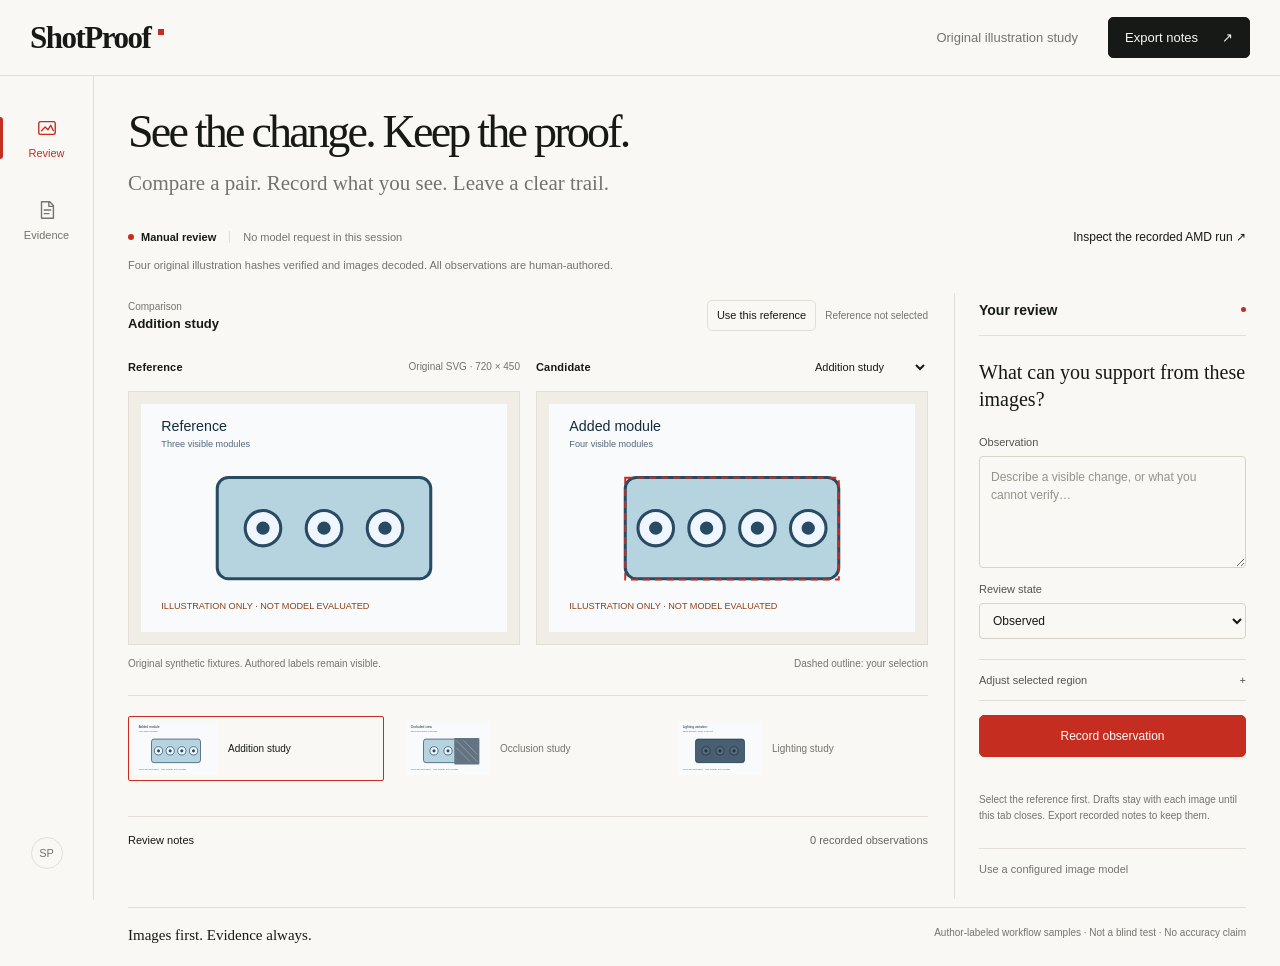
<file: index.html>
<!doctype html>
<html lang="en"><head><meta charset="utf-8"><meta name="viewport" content="width=device-width,initial-scale=1"><title>ShotProof · Image review</title><link rel="stylesheet" href="style.css"></head>
<body class="studio manual-studio">
<header class="topbar"><a class="wordmark" href="index.html">ShotProof<span class="proof-mark" aria-hidden="true"></span></a><span class="top-context">Original illustration study</span><button class="top-export" id="export">Export notes <span aria-hidden="true">↗</span></button></header>
<nav class="rail" aria-label="Workspace"><a href="index.html" class="active" aria-current="page"><svg viewBox="0 0 24 24" aria-hidden="true"><rect x="3" y="5" width="18" height="14" rx="2"/><path d="m6 15 4-4 3 3 3-5 3 6"/></svg><span>Review</span></a><a href="docs/evidence.html"><svg viewBox="0 0 24 24" aria-hidden="true"><path d="M6 3h9l4 4v14H6zM14 3v5h5M9 12h7M9 16h5"/></svg><span>Evidence</span></a><span class="rail-bottom">SP</span></nav>
<main class="studio-main">
<div class="intro"><h1>See the change. Keep the proof.</h1><p>Compare a pair. Record what you see. Leave a clear trail.</p></div>
<div class="mode-line"><span class="mode-pill"><span class="status-dot"></span>Manual review</span><span class="badge">No model request in this session</span><a href="docs/evidence.html">Inspect the recorded AMD run <span aria-hidden="true">↗</span></a></div>
<p id="startup" class="integrity-line" role="status">Checking original illustration hashes…</p>
<fieldset id="controls" class="workspace" disabled>
<div class="visual-workspace">
<div class="pair-toolbar"><div><span class="tiny-label">Comparison</span><span id="case-label">Addition study</span></div><div class="selection-tools"><button id="approve" class="quiet-button">Use this reference</button><span id="approval" role="status">Reference not selected</span></div></div>
<div class="mobile-image-tabs" role="group" aria-label="Image view"><button type="button" data-image="reference" aria-pressed="false">Reference</button><button type="button" data-image="candidate" aria-pressed="true">Candidate</button></div><section class="image-pair" aria-label="Image comparison">
<figure><figcaption><strong>Reference</strong><span>Original SVG · 720 × 450</span></figcaption><div class="image-surface"><img id="reference" alt="Original synthetic reference illustration"></div></figure>
<figure><figcaption><strong>Candidate</strong><label class="sr-only" for="case">Candidate illustration</label><select id="case"><option value="addition">Addition study</option><option value="occlusion">Occlusion study</option><option value="lighting">Lighting study</option></select></figcaption><div class="image-surface image-wrap"><img id="candidate" alt="Selected original synthetic candidate illustration"><svg id="overlay" viewBox="0 0 720 450" aria-label="Manually selected evidence region"><rect id="region" x="150" y="145" width="420" height="200"/></svg></div></figure>
</section>
<div class="image-caption"><span>Original synthetic fixtures. Authored labels remain visible.</span><span>Dashed outline: your selection</span></div>
<div class="case-strip" id="case-strip" aria-label="Choose an original candidate"></div>

</div>
<aside class="review-inspector" aria-labelledby="review-heading">
<div class="inspector-heading"><h2 id="review-heading">Your review</h2><span class="small-dot" aria-hidden="true"></span></div>
<p class="inspector-intro">What can you support from these images?</p>
<label for="note">Observation</label><textarea id="note" rows="4" maxlength="2000" placeholder="Describe a visible change, or what you cannot verify…"></textarea>
<label for="status">Review state</label><select id="status"><option value="observed">Observed</option><option value="uncertain">Uncertain / follow up</option></select>
<details class="region-editor"><summary>Adjust selected region <span aria-hidden="true">+</span></summary><div class="coordinates"><label>X<input id="x" type="number" min="0" max="719" value="150"></label><label>Y<input id="y" type="number" min="0" max="449" value="145"></label><label>Width<input id="w" type="number" min="1" max="720" value="420"></label><label>Height<input id="h" type="number" min="1" max="450" value="200"></label></div><p id="region-status" role="status"></p></details>
<button id="record" class="primary-button">Record observation</button><p id="feedback" class="feedback" role="status" aria-live="polite"></p>
<p class="fine-print">Select the reference first. Drafts stay with each image until this tab closes. Export recorded notes to keep them.</p>
<details class="live-tools"><summary>Use a configured image model</summary><p class="fine-print">The demonstrated AMD session has been stopped. A separately configured, authorized backend is required for a new request. Local review never substitutes a recorded result.</p><button id="ai-compare" class="secondary-button">Request image comparison</button><p id="ai-status" role="status" aria-live="polite">No model request has run in this session.</p><label for="ai-review-note">Reason for reviewing a model finding</label><textarea id="ai-review-note" maxlength="2000" placeholder="Explain your decision against both images."></textarea><label for="review-author">Reviewer identity</label><select id="review-author"><option value="human">Human reviewer</option><option value="agent_demo">Agent demonstration (no human approval)</option></select><div id="ai-results"></div><button id="ai-export" class="secondary-button">Export actual request records</button></details>
</aside><div class="evidence-secondary"><details class="evidence-drawer"><summary><span>Review notes</span><span id="count">0 recorded observations</span></summary><div id="summary" aria-live="polite"></div><p id="export-status" role="status"></p><p class="fine-print">Notes are copied verbatim into JSON. They do not alter model output or approve a delivery.</p></details></div></fieldset>
<footer class="studio-footer"><span>Images first. Evidence always.</span><span>Author-labeled workflow samples · Not a blind test · No accuracy claim</span></footer>
</main><script src="assets-data.js"></script><script src="core.js"></script><script src="app.js"></script><script src="inference.js"></script><script src="workbench.js"></script><script src="studio-ui.js"></script></body></html>
</file>
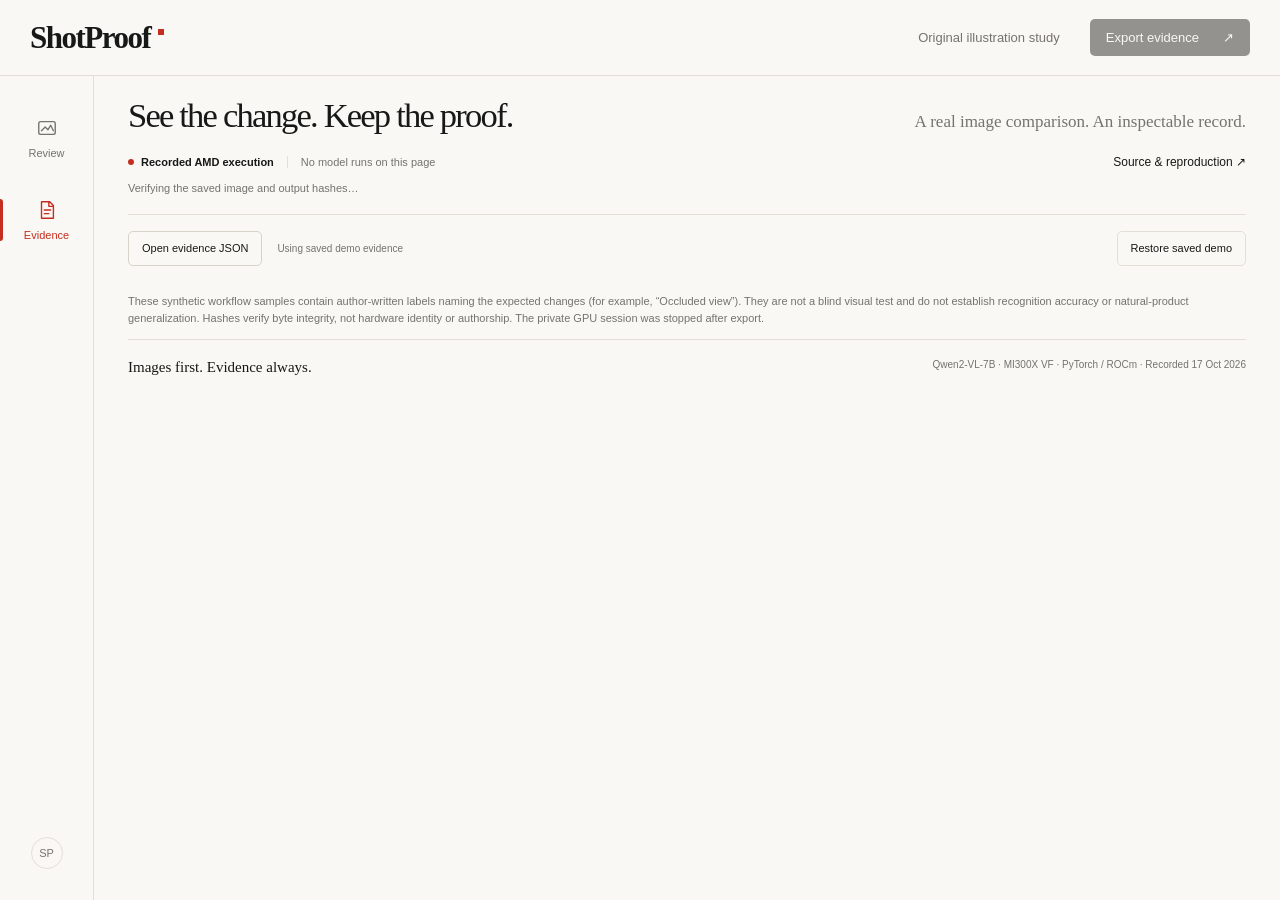
<file: docs/index.html>
<!doctype html><html lang="en"><meta charset="utf-8"><meta name="viewport" content="width=device-width,initial-scale=1"><meta http-equiv="refresh" content="0;url=evidence.html"><title>ShotProof recorded AMD evidence</title><a href="evidence.html">Open the recorded AMD evidence viewer</a></html>
</file>
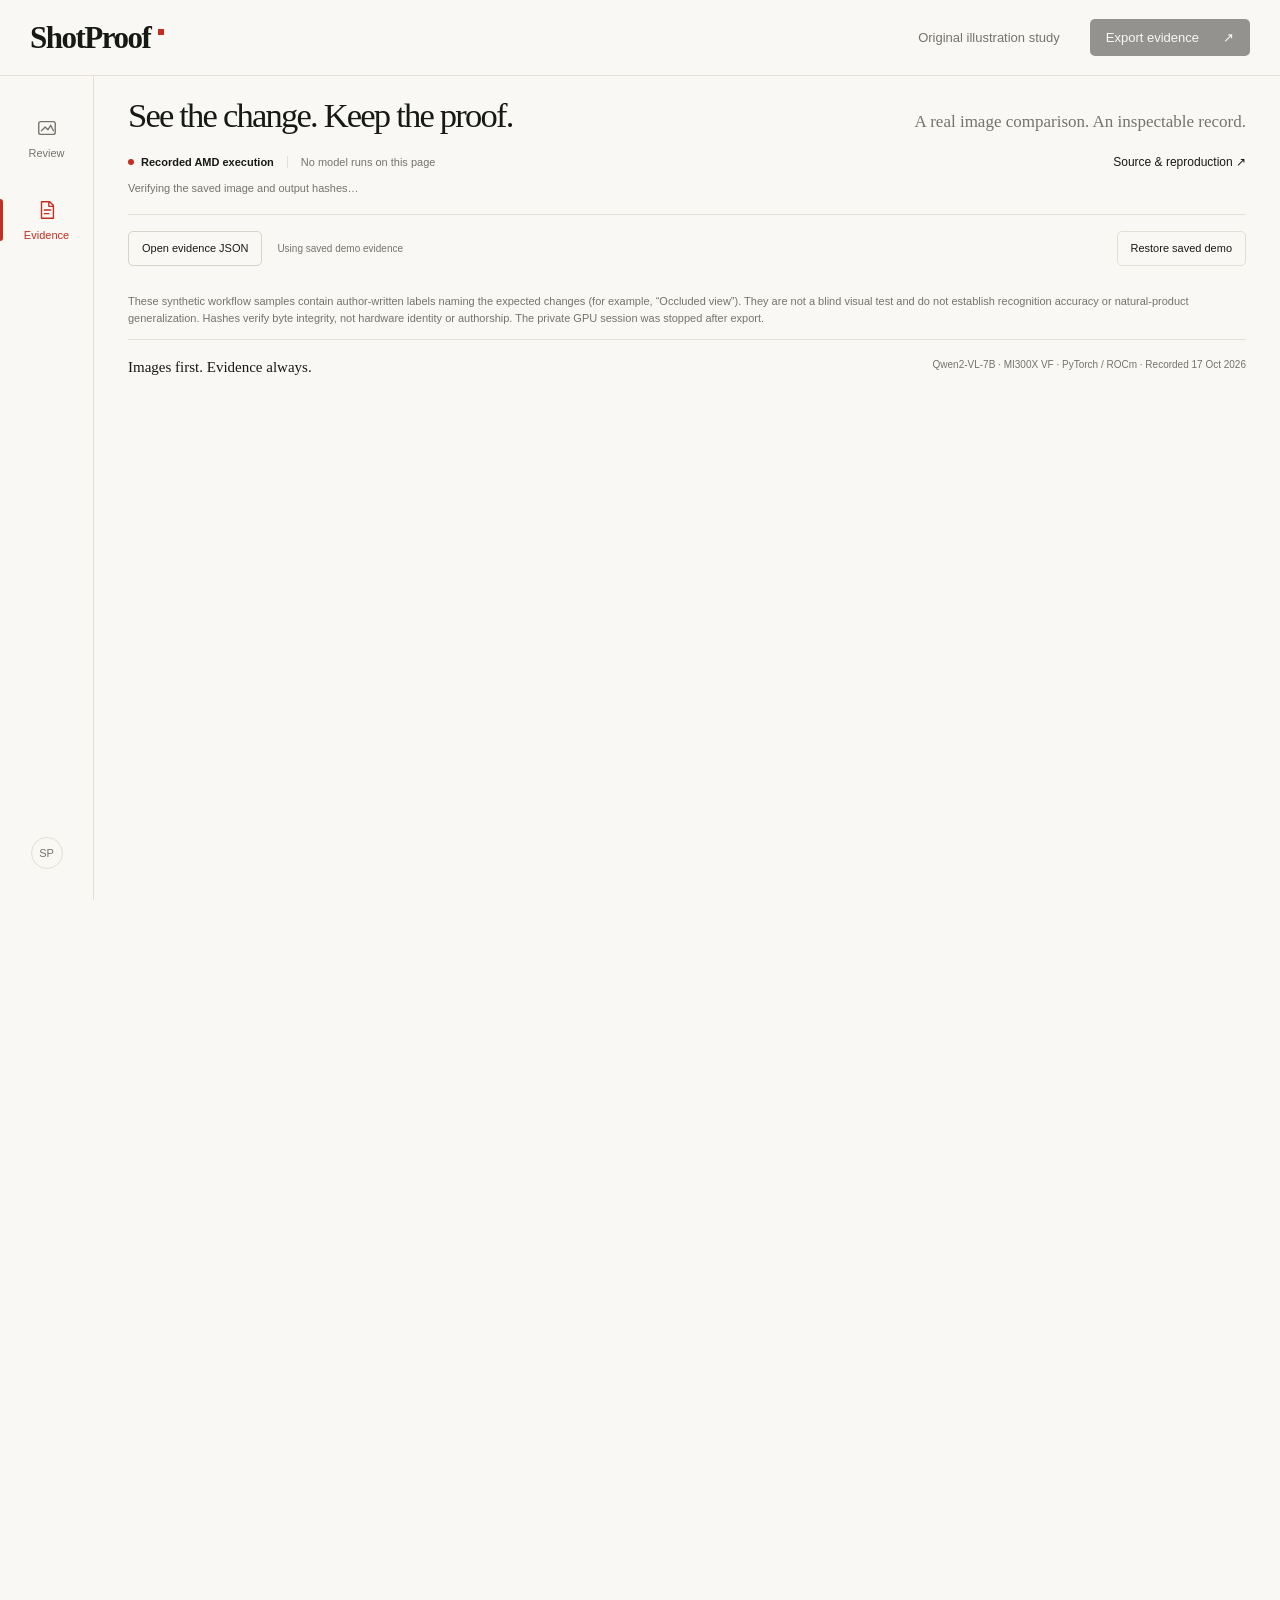
<file: evidence.html>
<!doctype html><html lang="en"><meta charset="utf-8"><meta name="viewport" content="width=device-width,initial-scale=1"><meta http-equiv="refresh" content="0;url=docs/evidence.html"><title>ShotProof recorded evidence</title><a href="docs/evidence.html">Open the recorded evidence workspace</a></html>
</file>
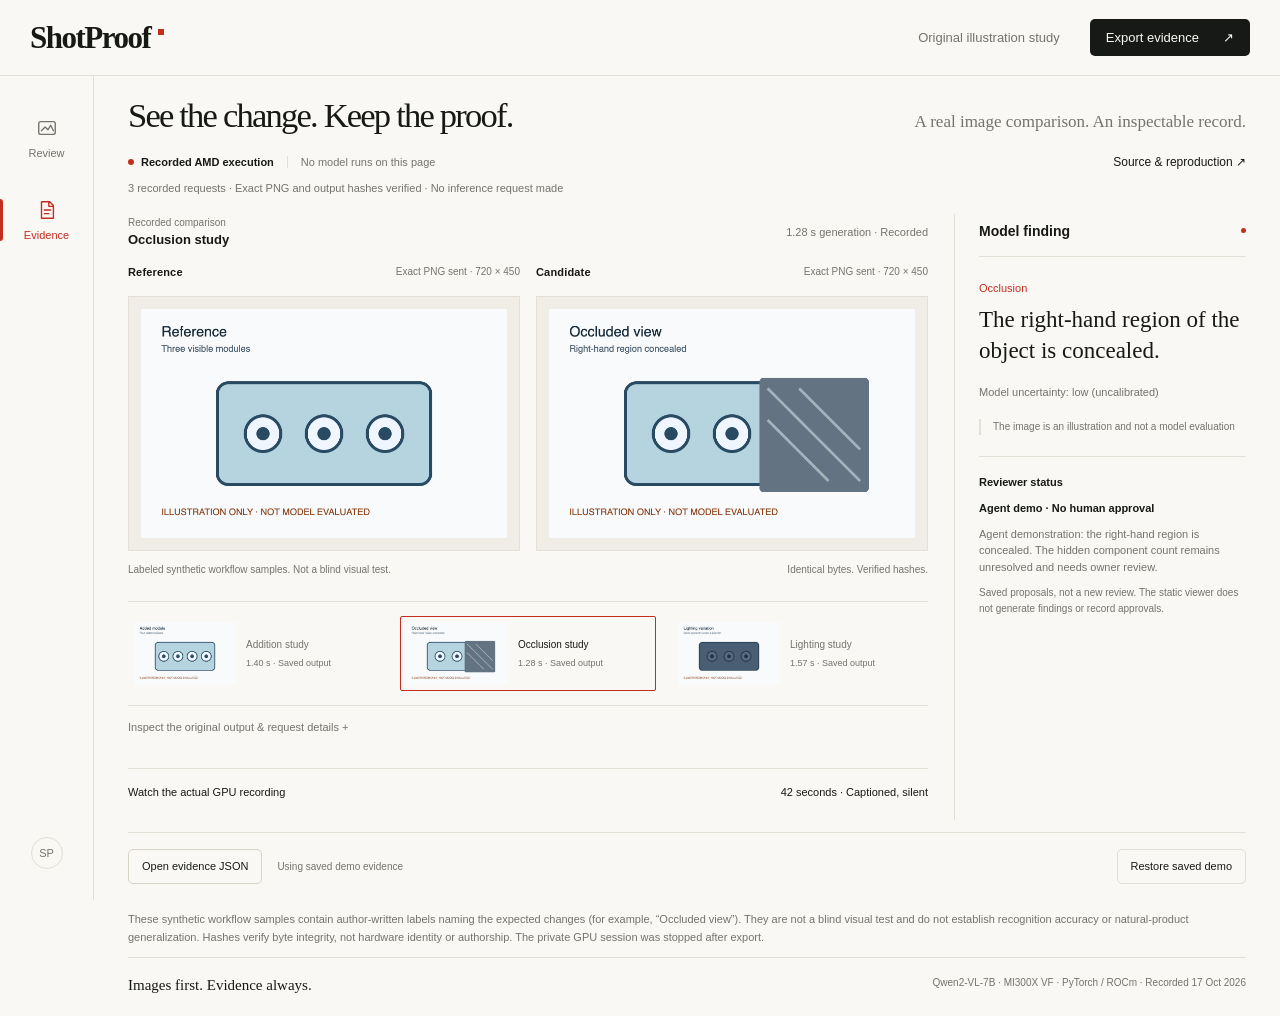
<file: docs/evidence.html>
<!doctype html>
<html lang="en"><head><meta charset="utf-8"><meta name="viewport" content="width=device-width,initial-scale=1"><title>ShotProof · Recorded AMD evidence</title><link rel="stylesheet" href="style.css"></head>
<body class="studio recorded-studio">
<header class="topbar"><a class="wordmark" href="evidence.html">ShotProof<span class="proof-mark" aria-hidden="true"></span></a><span class="top-context">Original illustration study</span><a class="top-export" id="download" href="evidence/shotproof-three-live-amd-evidence.json" download>Export evidence <span aria-hidden="true">↗</span></a></header>
<nav class="rail" aria-label="Workspace"><a href="review.html"><svg viewBox="0 0 24 24" aria-hidden="true"><rect x="3" y="5" width="18" height="14" rx="2"/><path d="m6 15 4-4 3 3 3-5 3 6"/></svg><span>Review</span></a><a href="evidence.html" class="active" aria-current="page"><svg viewBox="0 0 24 24" aria-hidden="true"><path d="M6 3h9l4 4v14H6zM14 3v5h5M9 12h7M9 16h5"/></svg><span>Evidence</span></a><span class="rail-bottom">SP</span></nav>
<main class="studio-main">
<div class="intro"><h1>See the change. Keep the proof.</h1><p>A real image comparison. An inspectable record.</p></div>
<div class="mode-line"><span class="mode-pill"><span class="status-dot"></span>Recorded AMD execution</span><span class="badge">No model runs on this page</span><a href="https://github.com/zzw4257/shotproof-amd-demo">Source & reproduction <span aria-hidden="true">↗</span></a></div>
<p id="verify" class="integrity-line" role="status">Verifying the saved image and output hashes…</p>
<div class="workspace" id="recorded-workspace" hidden>
<div class="visual-workspace">
<div class="pair-toolbar"><div><span class="tiny-label">Recorded comparison</span><span id="case-label"></span></div><span class="recorded-meta" id="run-time"></span></div>
<div class="mobile-image-tabs" role="group" aria-label="Image view"><button type="button" data-image="reference" aria-pressed="false">Reference</button><button type="button" data-image="candidate" aria-pressed="true">Candidate</button></div><section class="image-pair" aria-label="Exact image pair sent to the model"><figure><figcaption><strong>Reference</strong><span>Exact PNG sent · 720 × 450</span></figcaption><div class="image-surface"><img id="reference" alt="Exact synthetic reference PNG sent in this recorded request"></div></figure><figure><figcaption><strong>Candidate</strong><span>Exact PNG sent · 720 × 450</span></figcaption><div class="image-surface"><img id="candidate" alt="Exact synthetic candidate PNG sent in this recorded request"></div></figure></section>
<div class="image-caption"><span>Labeled synthetic workflow samples. Not a blind visual test.</span><span>Identical bytes. Verified hashes.</span></div>
<div class="case-strip" id="case-strip" aria-label="Select a recorded comparison"></div>

</div>
<aside class="review-inspector recorded-inspector" aria-labelledby="finding-heading"><div class="inspector-heading"><h2 id="finding-heading">Model finding</h2><span class="small-dot" aria-hidden="true"></span></div><div id="findings"></div><div class="recorded-annotation"><strong>Reviewer status</strong><div id="annotations"></div></div><p class="fine-print">Saved proposals, not a new review. The static viewer does not generate findings or record approvals.</p></aside><div class="evidence-secondary"><details class="record-data"><summary>Inspect the original output & request details <span aria-hidden="true">+</span></summary><pre id="raw-output"></pre><dl id="request-details"></dl></details>

<details class="recorded-media"><summary><span>Watch the actual GPU recording</span><span>42 seconds · Captioned, silent</span></summary><video controls preload="none" poster="media/ShotProof-cover-AMD.png" aria-label="Recorded actual AMD GPU demonstration"><source src="media/ShotProof-actual-AMD-demo.mp4" type="video/mp4"></video><p><a href="media/ShotProof-actual-AMD-demo.mp4" download>Download recording</a><a href="media/ShotProof-pitch-AMD-final.pdf">View pitch PDF</a><a href="media/ShotProof-pitch-AMD-final.pptx" download>Editable slides</a></p></details></div>
</div><div class="receipt-tools"><label class="file-picker" for="receipt"><span>Open evidence JSON</span><input id="receipt" type="file" accept="application/json,.json" aria-describedby="receipt-filename"></label><span id="receipt-filename" class="file-name" aria-live="polite">Using saved demo evidence</span><button id="sample" class="quiet-button">Restore saved demo</button></div>
<p class="recorded-notice">These synthetic workflow samples contain author-written labels naming the expected changes (for example, “Occluded view”). They are not a blind visual test and do not establish recognition accuracy or natural-product generalization. Hashes verify byte integrity, not hardware identity or authorship. The private GPU session was stopped after export.</p>
<footer class="studio-footer"><span>Images first. Evidence always.</span><span>Qwen2-VL-7B · MI300X VF · PyTorch / ROCm · Recorded 17 Oct 2026</span></footer>
</main><script src="evidence-viewer.js"></script><script src="studio-ui.js"></script></body></html>
</file>
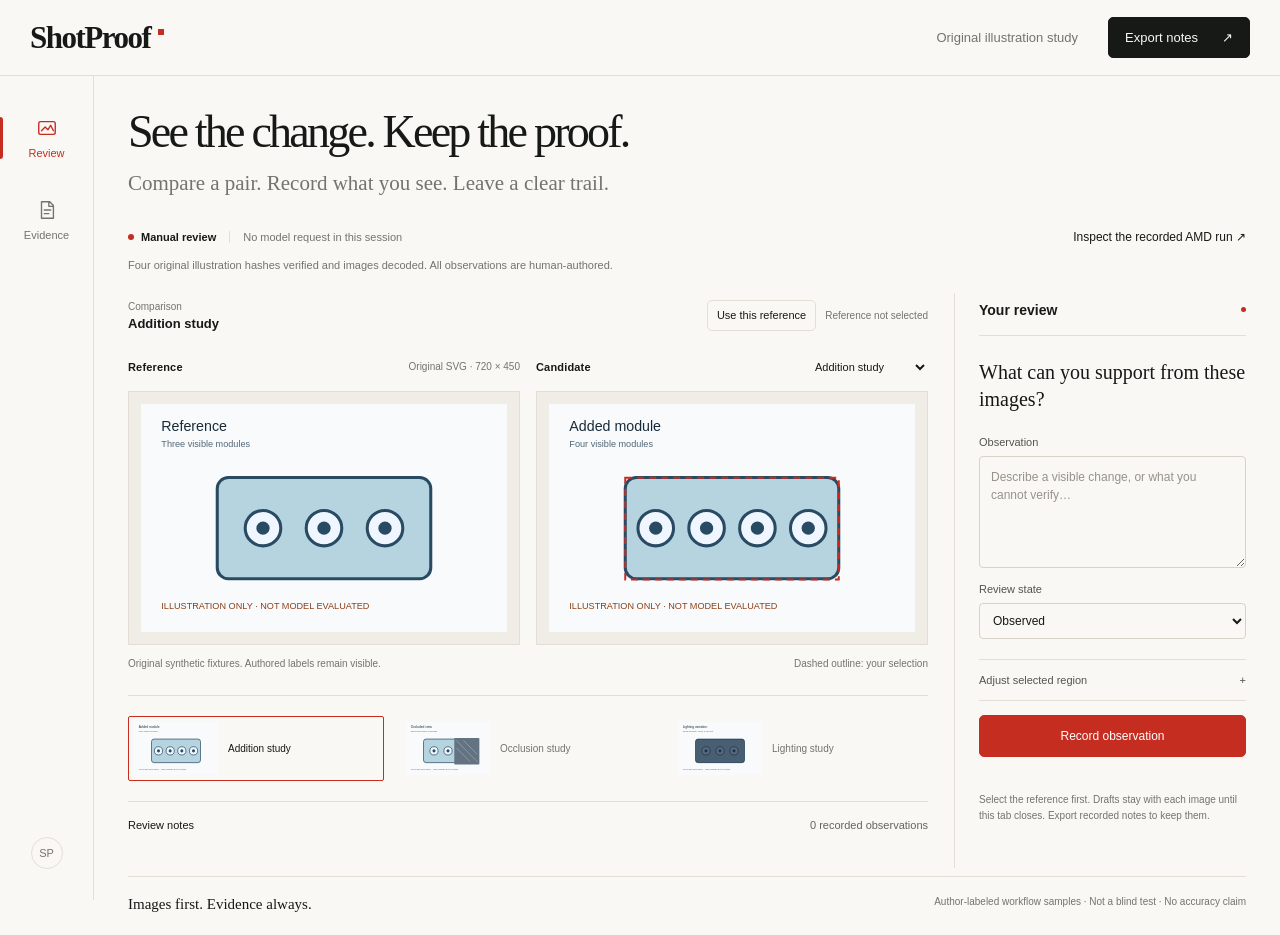
<file: docs/review.html>
<!doctype html>
<html lang="en"><head><meta charset="utf-8"><meta name="viewport" content="width=device-width,initial-scale=1"><title>ShotProof · Image review</title><link rel="stylesheet" href="style.css"></head>
<body class="studio manual-studio">
<header class="topbar"><a class="wordmark" href="review.html">ShotProof<span class="proof-mark" aria-hidden="true"></span></a><span class="top-context">Original illustration study</span><button class="top-export" id="export">Export notes <span aria-hidden="true">↗</span></button></header>
<nav class="rail" aria-label="Workspace"><a href="review.html" class="active" aria-current="page"><svg viewBox="0 0 24 24" aria-hidden="true"><rect x="3" y="5" width="18" height="14" rx="2"/><path d="m6 15 4-4 3 3 3-5 3 6"/></svg><span>Review</span></a><a href="evidence.html"><svg viewBox="0 0 24 24" aria-hidden="true"><path d="M6 3h9l4 4v14H6zM14 3v5h5M9 12h7M9 16h5"/></svg><span>Evidence</span></a><span class="rail-bottom">SP</span></nav>
<main class="studio-main">
<div class="intro"><h1>See the change. Keep the proof.</h1><p>Compare a pair. Record what you see. Leave a clear trail.</p></div>
<div class="mode-line"><span class="mode-pill"><span class="status-dot"></span>Manual review</span><span class="badge">No model request in this session</span><a href="evidence.html">Inspect the recorded AMD run <span aria-hidden="true">↗</span></a></div>
<p id="startup" class="integrity-line" role="status">Checking original illustration hashes…</p>
<fieldset id="controls" class="workspace" disabled>
<div class="visual-workspace">
<div class="pair-toolbar"><div><span class="tiny-label">Comparison</span><span id="case-label">Addition study</span></div><div class="selection-tools"><button id="approve" class="quiet-button">Use this reference</button><span id="approval" role="status">Reference not selected</span></div></div>
<div class="mobile-image-tabs" role="group" aria-label="Image view"><button type="button" data-image="reference" aria-pressed="false">Reference</button><button type="button" data-image="candidate" aria-pressed="true">Candidate</button></div><section class="image-pair" aria-label="Image comparison">
<figure><figcaption><strong>Reference</strong><span>Original SVG · 720 × 450</span></figcaption><div class="image-surface"><img id="reference" alt="Original synthetic reference illustration"></div></figure>
<figure><figcaption><strong>Candidate</strong><label class="sr-only" for="case">Candidate illustration</label><select id="case"><option value="addition">Addition study</option><option value="occlusion">Occlusion study</option><option value="lighting">Lighting study</option></select></figcaption><div class="image-surface image-wrap"><img id="candidate" alt="Selected original synthetic candidate illustration"><svg id="overlay" viewBox="0 0 720 450" aria-label="Manually selected evidence region"><rect id="region" x="150" y="145" width="420" height="200"/></svg></div></figure>
</section>
<div class="image-caption"><span>Original synthetic fixtures. Authored labels remain visible.</span><span>Dashed outline: your selection</span></div>
<div class="case-strip" id="case-strip" aria-label="Choose an original candidate"></div>

</div>
<aside class="review-inspector" aria-labelledby="review-heading">
<div class="inspector-heading"><h2 id="review-heading">Your review</h2><span class="small-dot" aria-hidden="true"></span></div>
<p class="inspector-intro">What can you support from these images?</p>
<label for="note">Observation</label><textarea id="note" rows="4" maxlength="2000" placeholder="Describe a visible change, or what you cannot verify…"></textarea>
<label for="status">Review state</label><select id="status"><option value="observed">Observed</option><option value="uncertain">Uncertain / follow up</option></select>
<details class="region-editor"><summary>Adjust selected region <span aria-hidden="true">+</span></summary><div class="coordinates"><label>X<input id="x" type="number" min="0" max="719" value="150"></label><label>Y<input id="y" type="number" min="0" max="449" value="145"></label><label>Width<input id="w" type="number" min="1" max="720" value="420"></label><label>Height<input id="h" type="number" min="1" max="450" value="200"></label></div><p id="region-status" role="status"></p></details>
<button id="record" class="primary-button">Record observation</button><p id="feedback" class="feedback" role="status" aria-live="polite"></p>
<p class="fine-print">Select the reference first. Drafts stay with each image until this tab closes. Export recorded notes to keep them.</p>

</aside><div class="evidence-secondary"><details class="evidence-drawer"><summary><span>Review notes</span><span id="count">0 recorded observations</span></summary><div id="summary" aria-live="polite"></div><p id="export-status" role="status"></p><p class="fine-print">Notes are copied verbatim into JSON. They do not alter model output or approve a delivery.</p></details></div></fieldset>
<footer class="studio-footer"><span>Images first. Evidence always.</span><span>Author-labeled workflow samples · Not a blind test · No accuracy claim</span></footer>
</main><script src="assets-data.js"></script><script src="core.js"></script><script src="app.js"></script><script src="workbench.js"></script><script src="studio-ui.js"></script></body></html>
</file>
<file: style.css>
:root{font-family:-apple-system,BlinkMacSystemFont,"Segoe UI",sans-serif;color:#171916;background:#faf8f4;font-synthesis:none;--paper:#faf8f4;--ink:#171916;--red:#c52d20;--muted:#74736d;--line:#e4dfd6;--surface:#f0ede7;--serif:"Iowan Old Style","Baskerville",Georgia,serif}*{box-sizing:border-box}body{margin:0}button,input,textarea,select{font:inherit;color:inherit}button,a,input,textarea,select,summary{-webkit-tap-highlight-color:transparent}button{cursor:pointer}a{color:inherit;text-underline-offset:4px}button:disabled{cursor:default;opacity:.48}button:focus-visible,a:focus-visible,input:focus-visible,select:focus-visible,textarea:focus-visible,summary:focus-visible{outline:2px solid var(--red);outline-offset:4px}button{border:1px solid var(--line);border-radius:5px;background:transparent;padding:10px 15px;line-height:1.35}button:hover:not(:disabled){border-color:#aaa69e}p{line-height:1.5}img{max-width:100%}.sr-only{position:absolute;width:1px;height:1px;padding:0;margin:-1px;overflow:hidden;clip:rect(0,0,0,0);white-space:nowrap;border:0}.topbar{height:76px;border-bottom:1px solid var(--line);display:flex;align-items:center;gap:30px;padding:0 30px;position:relative;background:var(--paper);z-index:2}.wordmark{font-family:var(--serif);font-size:31px;letter-spacing:-1.5px;font-weight:700;text-decoration:none;display:flex;align-items:center;gap:8px}.proof-mark{width:6px;height:6px;background:var(--red);align-self:flex-start;margin-top:9px}.top-context{margin-left:auto;font-size:13px;color:var(--muted)}.top-export{background:var(--ink);color:var(--paper);border-color:var(--ink);font-size:13px;padding:11px 16px;text-decoration:none;display:inline-flex;gap:24px;align-items:center;border-radius:5px}.top-export:hover{background:#33352e}.rail{width:94px;position:absolute;top:76px;bottom:0;min-height:calc(100vh - 76px);border-right:1px solid var(--line);display:flex;align-items:center;flex-direction:column;padding:31px 0;gap:20px}.rail a{position:relative;width:100%;display:flex;align-items:center;gap:8px;flex-direction:column;color:var(--muted);font-size:11px;text-decoration:none;padding:10px 0}.rail a.active{color:var(--red)}.rail a.active:before{content:"";position:absolute;left:0;top:10px;bottom:10px;width:3px;background:var(--red);border-radius:0 3px 3px 0}.rail svg{width:22px;height:22px;fill:none;stroke:currentColor;stroke-width:1.5;stroke-linecap:round;stroke-linejoin:round}.rail-bottom{margin-top:auto;color:var(--muted);font-size:11px;border:1px solid var(--line);border-radius:50%;width:32px;height:32px;display:grid;place-items:center}.studio-main{margin-left:94px;padding:31px 34px 0;max-width:2000px}.intro h1{font-family:var(--serif);font-size:clamp(36px,3.6vw,65px);line-height:1.1;letter-spacing:-2.8px;font-weight:500;margin:0 0 10px}.intro>p{font-family:var(--serif);font-size:21px;color:var(--muted);margin:0}.mode-line{display:flex;align-items:center;gap:13px;flex-wrap:wrap;margin:26px 0 0;font-size:11px;min-height:23px}.mode-line>a{margin-left:auto;font-size:12px;text-decoration:none}.mode-line>a:hover{text-decoration:underline}.mode-pill{display:inline-flex;gap:7px;align-items:center;font-weight:600}.status-dot{display:inline-block;width:6px;height:6px;border-radius:50%;background:var(--red)}.badge{font-size:11px;color:var(--muted);border-left:1px solid var(--line);padding-left:13px}.integrity-line{color:var(--muted);font-size:11px;margin:10px 0 19px;line-height:1.4}.workspace{border:0;padding:0;margin:0;display:grid;grid-template-columns:minmax(0,1fr) 292px;gap:26px;min-width:0}.workspace:disabled{opacity:.5}.visual-workspace{min-width:0}.pair-toolbar{display:flex;justify-content:space-between;align-items:center;gap:12px;min-height:46px;margin-bottom:11px}.pair-toolbar>div:first-child{display:flex;flex-direction:column;gap:4px}.tiny-label{font-size:10px;color:var(--muted)}#case-label{font-size:13px;font-weight:600}.selection-tools{display:flex;gap:9px;align-items:center}.quiet-button{font-size:11px;padding:7px 9px}.selection-tools>span{font-size:10px;color:var(--muted);max-width:130px}.image-pair{display:grid;grid-template-columns:minmax(0,1fr) minmax(0,1fr);gap:16px}.image-pair figure{margin:0;min-width:0}.image-pair figcaption{display:flex;align-items:center;justify-content:space-between;gap:8px;height:34px;margin-bottom:7px;font-size:11px}.image-pair figcaption strong{font-size:11px;font-weight:650;letter-spacing:.015em}.image-pair figcaption>span{color:var(--muted);font-size:10px}.image-pair figcaption select{font-size:11px;background:transparent;max-width:63%;padding:5px 19px 5px 6px;min-width:0;margin:0;border:0}.image-surface{background:var(--surface);border:1px solid var(--line);padding:14px;min-width:0;display:grid;place-items:center;aspect-ratio:1.28}.image-surface img{display:block;width:100%;height:auto}.image-wrap{position:relative}.image-wrap svg{position:absolute;inset:14px;width:calc(100% - 28px);height:calc(100% - 28px);pointer-events:none}.image-wrap rect{fill:none;stroke:var(--red);stroke-width:2;stroke-dasharray:7 5;vector-effect:non-scaling-stroke}.image-caption{display:flex;justify-content:space-between;gap:15px;font-size:10px;color:var(--muted);margin:12px 0 24px;line-height:1.4}.case-strip{display:flex;gap:16px;padding:20px 0;border-top:1px solid var(--line)}.case-thumb{display:flex;align-items:center;gap:10px;border:1px solid transparent;padding:5px;background:transparent;border-radius:2px;text-align:left;min-width:0;font-size:10px;color:var(--muted);flex:1}.case-thumb img{width:84px;aspect-ratio:1.6;object-fit:contain;background:#f4f7fa}.case-thumb[aria-pressed=true]{border-color:var(--red);color:var(--ink)}.review-inspector{border-left:1px solid var(--line);padding:9px 0 0 24px;min-width:0}.inspector-heading{display:flex;justify-content:space-between;align-items:center;padding-bottom:17px;border-bottom:1px solid var(--line)}.inspector-heading h2{font-size:14px;font-weight:600;margin:0}.small-dot{width:5px;height:5px;background:var(--red);border-radius:50%}.inspector-intro{font-family:var(--serif);font-size:20px;line-height:1.35;margin:23px 0 23px}.review-inspector label{font-size:11px;display:block;margin:15px 0 8px;color:#54544e}.review-inspector textarea,.review-inspector select,.review-inspector input{background:transparent;border:1px solid #d8d3c9;border-radius:4px;display:block;width:100%;font-size:12px;padding:11px;line-height:1.5}.review-inspector textarea{resize:vertical;min-height:112px}.review-inspector textarea::placeholder{color:#96938b}.review-inspector select{padding:9px}.primary-button{background:var(--red);border:1px solid var(--red);color:white;width:100%;margin:14px 0 0;padding:12px;font-size:12px}.primary-button:hover:not(:disabled){background:#a82217;border-color:#a82217}.secondary-button{font-size:11px;width:100%}.region-editor{margin-top:20px;font-size:11px;border-top:1px solid var(--line);border-bottom:1px solid var(--line)}summary{cursor:pointer;list-style:none}summary::-webkit-details-marker{display:none}.region-editor>summary{padding:14px 0;display:flex;justify-content:space-between;color:#54544e}.coordinates{display:grid;grid-template-columns:1fr 1fr;gap:8px}.coordinates label{margin:4px 0}.coordinates input{margin-top:6px;min-width:0}.feedback{font-size:11px;color:var(--red);line-height:1.5;min-height:16px;margin:9px 0}.fine-print{font-size:10px;line-height:1.6;color:var(--muted)}#region-status,#ai-status{font-size:10px;line-height:1.5}.live-tools{margin:24px 0;font-size:11px;border-top:1px solid var(--line);padding-top:14px}.live-tools summary{color:var(--muted)}.live-tools[open] summary{margin-bottom:13px;color:var(--ink)}#ai-results article{padding:14px 0;border-top:1px solid var(--line);overflow-wrap:anywhere;font-size:11px}#ai-results p{white-space:pre-wrap}#ai-results button{font-size:10px;margin:4px;padding:7px}.evidence-drawer{font-size:11px;border-top:1px solid var(--line);margin:0 0 20px}.evidence-drawer>summary{padding:17px 0;display:flex;justify-content:space-between;color:#65645d}.evidence-drawer>summary>span:first-child{color:var(--ink)}#summary article{border-top:1px solid var(--line);padding:16px 0;overflow-wrap:anywhere}#summary p{white-space:pre-wrap}#summary article p:last-child{font-size:10px;color:var(--muted)}.studio-footer{display:flex;justify-content:space-between;gap:20px;font-size:10px;color:var(--muted);padding:19px 0 22px;border-top:1px solid var(--line);margin-top:15px}.studio-footer>span:first-child{font-family:var(--serif);font-size:15px;color:var(--ink)}
/* Recorded evidence uses the same canvas, but never a live-model action. */
.recorded-notice{font-size:11px;color:var(--muted)}.recorded-inspector .inspector-intro{margin-bottom:15px}.finding-category{font-size:11px;color:var(--red);display:block;margin:25px 0 10px}.finding-observation{font-family:var(--serif);font-size:23px;line-height:1.35;margin:0 0 17px}.recorded-meta{font-size:11px;color:var(--muted);line-height:1.65}.model-limit{font-size:10px;line-height:1.55;color:var(--muted);border-left:2px solid var(--line);padding-left:12px;margin:18px 0}.recorded-annotation{border-top:1px solid var(--line);padding-top:17px;margin-top:21px;font-size:11px;line-height:1.55}.recorded-annotation strong{font-size:11px;font-weight:600;display:block;margin-bottom:9px}.recorded-annotation p{color:var(--muted);margin:0}.record-data{font-size:11px}.record-data>summary{padding:15px 0;border-top:1px solid var(--line);color:var(--muted)}.record-data pre{white-space:pre-wrap;overflow-wrap:anywhere;font:11px/1.7 ui-monospace,SFMono-Regular,monospace;background:var(--surface);padding:16px;border:1px solid var(--line);max-height:360px;overflow:auto}.record-data dl{display:grid;grid-template-columns:120px minmax(0,1fr);gap:8px}.record-data dt{color:var(--muted)}.record-data dd{margin:0;overflow-wrap:anywhere}.receipt-tools{display:flex;align-items:center;gap:15px;border-top:1px solid var(--line);padding:16px 0;flex-wrap:wrap;font-size:11px}.file-label{display:inline-flex;align-items:center;gap:10px;cursor:pointer}.file-label input{font-size:10px;max-width:220px}.receipt-error{color:var(--red)}.recorded-media{margin-top:20px;border-top:1px solid var(--line);padding-top:17px;font-size:11px}.recorded-media summary{display:flex;justify-content:space-between}.recorded-media video{width:100%;display:block;max-height:450px;margin-top:20px;background:var(--surface)}.recorded-media p{display:flex;gap:20px;flex-wrap:wrap}.recorded-studio .case-strip{margin-top:16px}.recorded-studio .case-thumb img{width:102px}.recorded-studio .case-thumb>span{display:flex;gap:5px;flex-direction:column}.recorded-studio .case-thumb>span>small{font-size:9px;color:var(--muted)}.recorded-studio .image-surface{aspect-ratio:1.15}.recorded-studio .pair-toolbar{margin-bottom:12px}.recorded-studio #verify{margin-bottom:18px}
@media(min-width:1700px){.workspace{grid-template-columns:minmax(0,1fr) 330px;gap:30px}.studio-main{padding:42px 42px 0}.image-surface{aspect-ratio:1.12}.review-inspector{padding-left:30px}.case-thumb img{width:110px}.inspector-intro{font-size:23px}.review-inspector label{font-size:12px}.review-inspector textarea{min-height:140px}.review-inspector input,.review-inspector select,.review-inspector textarea{font-size:13px}.primary-button{font-size:13px}.fine-print{font-size:11px}}
@media(max-width:1100px){.rail{width:74px}.studio-main{margin-left:74px;padding:28px 24px 0}.workspace{grid-template-columns:minmax(0,1fr) 250px;gap:20px}.review-inspector{padding-left:18px}.intro h1{font-size:43px}.intro>p{font-size:19px}.image-pair{gap:10px}.image-surface{padding:8px;aspect-ratio:1.05}.image-wrap svg{inset:8px;width:calc(100% - 16px);height:calc(100% - 16px)}.case-thumb{flex-direction:column;gap:5px}.image-caption{font-size:9px}.selection-tools>span{display:none}.image-pair figcaption>span{font-size:9px}.recorded-studio .image-surface{aspect-ratio:1.05}}
@media(max-width:800px){.topbar{height:64px;padding:0 20px;gap:18px}.wordmark{font-size:27px}.top-context{font-size:11px}.top-export{font-size:11px;padding:9px 12px;gap:12px}.rail{width:64px;top:64px;min-height:calc(100vh - 64px)}.studio-main{margin-left:64px;padding:24px 20px 0}.intro h1{font-size:39px;letter-spacing:-1.6px}.intro>p{font-size:18px}.workspace{grid-template-columns:minmax(0,1fr);gap:22px}.review-inspector{border-left:0;border-top:1px solid var(--line);padding:22px 0 0}.review-inspector textarea{min-height:100px}.review-inspector .inspector-intro{margin:18px 0}.image-surface,.recorded-studio .image-surface{aspect-ratio:1.28}.mode-line>a{margin-left:0;width:100%;margin-top:3px}.image-caption{margin-bottom:18px}.case-thumb{flex-direction:row;gap:8px}.case-thumb img,.recorded-studio .case-thumb img{width:78px}.studio-footer{flex-direction:column;gap:8px}.selection-tools>span{display:block}.image-pair figcaption>span{font-size:9px}.review-inspector select{max-width:100%}}
@media(max-width:520px){.topbar{gap:10px;padding:0 15px}.wordmark{font-size:25px}.top-context{display:none}.top-export{margin-left:auto}.rail{display:none}.studio-main{margin-left:0;padding:24px 16px 0}.intro h1{font-size:39px;letter-spacing:-1.7px;max-width:340px}.intro>p{font-size:18px;max-width:290px}.mode-line{font-size:10px;margin-top:21px;gap:9px}.badge{font-size:10px;padding-left:9px}.mode-line>a{font-size:11px}.integrity-line{font-size:10px;line-height:1.5;margin-bottom:14px}.pair-toolbar{align-items:flex-start;margin-bottom:11px}.tiny-label{font-size:9px}.selection-tools{align-items:flex-end;flex-direction:column;gap:5px}.selection-tools>span{font-size:9px;max-width:160px;text-align:right}.quiet-button{font-size:10px;padding:6px 8px}.image-pair{gap:8px}.image-pair figcaption{font-size:10px;gap:3px;flex-wrap:wrap;align-content:flex-start;height:40px}.image-pair figcaption strong{font-size:10px;width:100%}.image-pair figcaption>span{font-size:8px}.image-pair figcaption select{max-width:100%;padding:0;font-size:9px}.image-surface,.recorded-studio .image-surface{padding:5px;aspect-ratio:1}.image-wrap svg{inset:5px;width:calc(100% - 10px);height:calc(100% - 10px)}.image-caption{font-size:9px;gap:15px}.image-caption>span{max-width:55%}.case-strip{gap:8px;padding:15px 0}.case-thumb{flex-direction:column;gap:6px;text-align:center;padding:6px 3px;font-size:9px}.case-thumb img,.recorded-studio .case-thumb img{width:83px;max-width:100%}.recorded-studio .case-thumb>span>small{font-size:8px}.recorded-studio .case-strip{margin-top:0}.recorded-studio .pair-toolbar{font-size:10px}.recorded-meta{font-size:10px}.record-data dl{grid-template-columns:90px minmax(0,1fr)}.recorded-media p{gap:12px}.file-label{flex-wrap:wrap}.file-label input{width:100%;max-width:100%}.recorded-inspector .finding-observation{font-size:23px}.studio-footer{font-size:9px}.studio-footer>span:first-child{font-size:14px}}
@media(prefers-reduced-motion:reduce){*{scroll-behavior:auto!important}}
/* Pass 2: image-sized canvas, earlier mobile review and complete navigation. */
[hidden]{display:none!important}.mobile-image-tabs{display:none}.workspace{grid-template-areas:"visual inspector" "secondary inspector";row-gap:0}.visual-workspace{grid-area:visual}.review-inspector{grid-area:inspector}.evidence-secondary{grid-area:secondary;min-width:0}.image-surface,.recorded-studio .image-surface{aspect-ratio:auto;padding:12px}.image-wrap svg{inset:12px;width:calc(100% - 24px);height:calc(100% - 24px)}.recorded-media{margin-bottom:22px}.receipt-tools{margin-top:12px;clear:both}.studio-footer{margin-top:8px}.recorded-notice{max-width:1100px;line-height:1.6}.finding-observation{overflow-wrap:anywhere}
@media(max-width:1100px){.image-surface,.recorded-studio .image-surface{padding:8px;aspect-ratio:auto}.image-wrap svg{inset:8px;width:calc(100% - 16px);height:calc(100% - 16px)}}
@media(max-width:800px){.workspace{grid-template-areas:"visual" "inspector" "secondary";row-gap:0}.review-inspector{margin:0 0 24px;padding:20px 0 0}.evidence-secondary{padding-top:0}.case-strip{margin-bottom:12px}.image-pair{margin-top:0}}
@media(max-width:520px){.rail{display:flex;position:static;width:100%;min-height:0;height:39px;padding:0 16px;gap:25px;flex-direction:row;border-right:0;border-bottom:1px solid var(--line)}.rail a{width:auto;flex-direction:row;padding:0;height:100%;font-size:11px}.rail svg{width:15px;height:15px}.rail a.active:before{left:0;right:0;bottom:0;top:auto;height:2px;width:auto;border-radius:0}.rail-bottom{display:none}.studio-main{padding-top:21px}.intro h1{font-size:38px;max-width:350px}.intro>p{font-size:18px}.mobile-image-tabs{display:flex;gap:0;border-bottom:1px solid var(--line);margin:5px 0 12px}.mobile-image-tabs button{font-size:11px;padding:10px 18px;border:0;border-radius:0;border-bottom:2px solid transparent;color:var(--muted)}.mobile-image-tabs button[aria-pressed=true]{border-bottom-color:var(--red);color:var(--red)}.image-pair{grid-template-columns:minmax(0,1fr)}.candidate-active .image-pair figure:first-child,.reference-active .image-pair figure:last-child{display:none}.image-pair figcaption{height:auto;flex-wrap:nowrap;margin-bottom:8px}.image-pair figcaption strong{width:auto;font-size:11px}.image-pair figcaption>span{font-size:9px}.image-pair figcaption select{font-size:10px;max-width:65%;width:auto}.image-surface,.recorded-studio .image-surface{padding:8px;aspect-ratio:auto}.image-wrap svg{inset:8px;width:calc(100% - 16px);height:calc(100% - 16px)}.pair-toolbar{min-height:42px;margin-bottom:0}.image-caption{margin:10px 0 17px}.review-inspector{margin-bottom:24px}.case-strip{padding:13px 0}.inspector-heading{padding-bottom:14px}.recorded-annotation{margin-top:17px}.receipt-tools{gap:10px}.recorded-media{margin-top:6px}.recorded-media summary{gap:18px;line-height:1.5}.recorded-media summary>span:last-child{font-size:9px;text-align:right}.recorded-notice{font-size:10px}}

.top-export[aria-disabled="true"]{opacity:.45;pointer-events:none}

/* Third review: compact evidence masthead and one coherent file control. */
.recorded-studio .studio-main{padding-top:20px}.recorded-studio .intro{display:flex;align-items:baseline;justify-content:space-between;gap:24px}.recorded-studio .intro h1{font-size:clamp(34px,2.7vw,47px);letter-spacing:-1.8px;margin-bottom:0}.recorded-studio .intro>p{font-size:17px;white-space:nowrap}.recorded-studio .mode-line{margin-top:16px}.recorded-studio .integrity-line{margin:7px 0 11px}.recorded-studio .pair-toolbar{min-height:36px;margin-bottom:5px}.recorded-studio .case-strip{margin-top:9px;padding:14px 0}.file-picker{position:relative;display:inline-flex;align-items:center;border:1px solid #d8d3c9;border-radius:5px;padding:9px 13px;cursor:pointer;font-size:11px;line-height:1.35;flex:none}.file-picker:hover{border-color:#aaa69e}.file-picker:focus-within{outline:2px solid var(--red);outline-offset:4px}.file-picker input{position:absolute;inset:0;width:100%;height:100%;opacity:0;cursor:pointer;margin:0}.file-name{color:var(--muted);font-size:10px;overflow-wrap:anywhere;max-width:260px}.receipt-tools .quiet-button{margin-left:auto;padding:9px 13px}.recorded-notice{font-size:11px}
@media(max-width:1250px){.recorded-studio .intro{display:block}.recorded-studio .intro h1{font-size:39px;margin-bottom:5px}.recorded-studio .intro>p{font-size:17px;white-space:normal}}
@media(max-width:520px){.recorded-studio .studio-main{padding-top:18px}.recorded-studio .intro h1{font-size:32px;letter-spacing:-1.2px;max-width:350px}.recorded-studio .intro>p{font-size:16px;max-width:350px}.recorded-studio .mode-line{margin-top:15px}.recorded-studio .integrity-line{margin-bottom:8px}.recorded-studio .pair-toolbar{min-height:35px}.file-picker{font-size:11px}.receipt-tools .quiet-button{margin-left:0}.file-name{max-width:195px}.recorded-notice{font-size:10px}}
</file>
<file: docs/style.css>
:root{font-family:-apple-system,BlinkMacSystemFont,"Segoe UI",sans-serif;color:#171916;background:#faf8f4;font-synthesis:none;--paper:#faf8f4;--ink:#171916;--red:#c52d20;--muted:#74736d;--line:#e4dfd6;--surface:#f0ede7;--serif:"Iowan Old Style","Baskerville",Georgia,serif}*{box-sizing:border-box}body{margin:0}button,input,textarea,select{font:inherit;color:inherit}button,a,input,textarea,select,summary{-webkit-tap-highlight-color:transparent}button{cursor:pointer}a{color:inherit;text-underline-offset:4px}button:disabled{cursor:default;opacity:.48}button:focus-visible,a:focus-visible,input:focus-visible,select:focus-visible,textarea:focus-visible,summary:focus-visible{outline:2px solid var(--red);outline-offset:4px}button{border:1px solid var(--line);border-radius:5px;background:transparent;padding:10px 15px;line-height:1.35}button:hover:not(:disabled){border-color:#aaa69e}p{line-height:1.5}img{max-width:100%}.sr-only{position:absolute;width:1px;height:1px;padding:0;margin:-1px;overflow:hidden;clip:rect(0,0,0,0);white-space:nowrap;border:0}.topbar{height:76px;border-bottom:1px solid var(--line);display:flex;align-items:center;gap:30px;padding:0 30px;position:relative;background:var(--paper);z-index:2}.wordmark{font-family:var(--serif);font-size:31px;letter-spacing:-1.5px;font-weight:700;text-decoration:none;display:flex;align-items:center;gap:8px}.proof-mark{width:6px;height:6px;background:var(--red);align-self:flex-start;margin-top:9px}.top-context{margin-left:auto;font-size:13px;color:var(--muted)}.top-export{background:var(--ink);color:var(--paper);border-color:var(--ink);font-size:13px;padding:11px 16px;text-decoration:none;display:inline-flex;gap:24px;align-items:center;border-radius:5px}.top-export:hover{background:#33352e}.rail{width:94px;position:absolute;top:76px;bottom:0;min-height:calc(100vh - 76px);border-right:1px solid var(--line);display:flex;align-items:center;flex-direction:column;padding:31px 0;gap:20px}.rail a{position:relative;width:100%;display:flex;align-items:center;gap:8px;flex-direction:column;color:var(--muted);font-size:11px;text-decoration:none;padding:10px 0}.rail a.active{color:var(--red)}.rail a.active:before{content:"";position:absolute;left:0;top:10px;bottom:10px;width:3px;background:var(--red);border-radius:0 3px 3px 0}.rail svg{width:22px;height:22px;fill:none;stroke:currentColor;stroke-width:1.5;stroke-linecap:round;stroke-linejoin:round}.rail-bottom{margin-top:auto;color:var(--muted);font-size:11px;border:1px solid var(--line);border-radius:50%;width:32px;height:32px;display:grid;place-items:center}.studio-main{margin-left:94px;padding:31px 34px 0;max-width:2000px}.intro h1{font-family:var(--serif);font-size:clamp(36px,3.6vw,65px);line-height:1.1;letter-spacing:-2.8px;font-weight:500;margin:0 0 10px}.intro>p{font-family:var(--serif);font-size:21px;color:var(--muted);margin:0}.mode-line{display:flex;align-items:center;gap:13px;flex-wrap:wrap;margin:26px 0 0;font-size:11px;min-height:23px}.mode-line>a{margin-left:auto;font-size:12px;text-decoration:none}.mode-line>a:hover{text-decoration:underline}.mode-pill{display:inline-flex;gap:7px;align-items:center;font-weight:600}.status-dot{display:inline-block;width:6px;height:6px;border-radius:50%;background:var(--red)}.badge{font-size:11px;color:var(--muted);border-left:1px solid var(--line);padding-left:13px}.integrity-line{color:var(--muted);font-size:11px;margin:10px 0 19px;line-height:1.4}.workspace{border:0;padding:0;margin:0;display:grid;grid-template-columns:minmax(0,1fr) 292px;gap:26px;min-width:0}.workspace:disabled{opacity:.5}.visual-workspace{min-width:0}.pair-toolbar{display:flex;justify-content:space-between;align-items:center;gap:12px;min-height:46px;margin-bottom:11px}.pair-toolbar>div:first-child{display:flex;flex-direction:column;gap:4px}.tiny-label{font-size:10px;color:var(--muted)}#case-label{font-size:13px;font-weight:600}.selection-tools{display:flex;gap:9px;align-items:center}.quiet-button{font-size:11px;padding:7px 9px}.selection-tools>span{font-size:10px;color:var(--muted);max-width:130px}.image-pair{display:grid;grid-template-columns:minmax(0,1fr) minmax(0,1fr);gap:16px}.image-pair figure{margin:0;min-width:0}.image-pair figcaption{display:flex;align-items:center;justify-content:space-between;gap:8px;height:34px;margin-bottom:7px;font-size:11px}.image-pair figcaption strong{font-size:11px;font-weight:650;letter-spacing:.015em}.image-pair figcaption>span{color:var(--muted);font-size:10px}.image-pair figcaption select{font-size:11px;background:transparent;max-width:63%;padding:5px 19px 5px 6px;min-width:0;margin:0;border:0}.image-surface{background:var(--surface);border:1px solid var(--line);padding:14px;min-width:0;display:grid;place-items:center;aspect-ratio:1.28}.image-surface img{display:block;width:100%;height:auto}.image-wrap{position:relative}.image-wrap svg{position:absolute;inset:14px;width:calc(100% - 28px);height:calc(100% - 28px);pointer-events:none}.image-wrap rect{fill:none;stroke:var(--red);stroke-width:2;stroke-dasharray:7 5;vector-effect:non-scaling-stroke}.image-caption{display:flex;justify-content:space-between;gap:15px;font-size:10px;color:var(--muted);margin:12px 0 24px;line-height:1.4}.case-strip{display:flex;gap:16px;padding:20px 0;border-top:1px solid var(--line)}.case-thumb{display:flex;align-items:center;gap:10px;border:1px solid transparent;padding:5px;background:transparent;border-radius:2px;text-align:left;min-width:0;font-size:10px;color:var(--muted);flex:1}.case-thumb img{width:84px;aspect-ratio:1.6;object-fit:contain;background:#f4f7fa}.case-thumb[aria-pressed=true]{border-color:var(--red);color:var(--ink)}.review-inspector{border-left:1px solid var(--line);padding:9px 0 0 24px;min-width:0}.inspector-heading{display:flex;justify-content:space-between;align-items:center;padding-bottom:17px;border-bottom:1px solid var(--line)}.inspector-heading h2{font-size:14px;font-weight:600;margin:0}.small-dot{width:5px;height:5px;background:var(--red);border-radius:50%}.inspector-intro{font-family:var(--serif);font-size:20px;line-height:1.35;margin:23px 0 23px}.review-inspector label{font-size:11px;display:block;margin:15px 0 8px;color:#54544e}.review-inspector textarea,.review-inspector select,.review-inspector input{background:transparent;border:1px solid #d8d3c9;border-radius:4px;display:block;width:100%;font-size:12px;padding:11px;line-height:1.5}.review-inspector textarea{resize:vertical;min-height:112px}.review-inspector textarea::placeholder{color:#96938b}.review-inspector select{padding:9px}.primary-button{background:var(--red);border:1px solid var(--red);color:white;width:100%;margin:14px 0 0;padding:12px;font-size:12px}.primary-button:hover:not(:disabled){background:#a82217;border-color:#a82217}.secondary-button{font-size:11px;width:100%}.region-editor{margin-top:20px;font-size:11px;border-top:1px solid var(--line);border-bottom:1px solid var(--line)}summary{cursor:pointer;list-style:none}summary::-webkit-details-marker{display:none}.region-editor>summary{padding:14px 0;display:flex;justify-content:space-between;color:#54544e}.coordinates{display:grid;grid-template-columns:1fr 1fr;gap:8px}.coordinates label{margin:4px 0}.coordinates input{margin-top:6px;min-width:0}.feedback{font-size:11px;color:var(--red);line-height:1.5;min-height:16px;margin:9px 0}.fine-print{font-size:10px;line-height:1.6;color:var(--muted)}#region-status,#ai-status{font-size:10px;line-height:1.5}.live-tools{margin:24px 0;font-size:11px;border-top:1px solid var(--line);padding-top:14px}.live-tools summary{color:var(--muted)}.live-tools[open] summary{margin-bottom:13px;color:var(--ink)}#ai-results article{padding:14px 0;border-top:1px solid var(--line);overflow-wrap:anywhere;font-size:11px}#ai-results p{white-space:pre-wrap}#ai-results button{font-size:10px;margin:4px;padding:7px}.evidence-drawer{font-size:11px;border-top:1px solid var(--line);margin:0 0 20px}.evidence-drawer>summary{padding:17px 0;display:flex;justify-content:space-between;color:#65645d}.evidence-drawer>summary>span:first-child{color:var(--ink)}#summary article{border-top:1px solid var(--line);padding:16px 0;overflow-wrap:anywhere}#summary p{white-space:pre-wrap}#summary article p:last-child{font-size:10px;color:var(--muted)}.studio-footer{display:flex;justify-content:space-between;gap:20px;font-size:10px;color:var(--muted);padding:19px 0 22px;border-top:1px solid var(--line);margin-top:15px}.studio-footer>span:first-child{font-family:var(--serif);font-size:15px;color:var(--ink)}
/* Recorded evidence uses the same canvas, but never a live-model action. */
.recorded-notice{font-size:11px;color:var(--muted)}.recorded-inspector .inspector-intro{margin-bottom:15px}.finding-category{font-size:11px;color:var(--red);display:block;margin:25px 0 10px}.finding-observation{font-family:var(--serif);font-size:23px;line-height:1.35;margin:0 0 17px}.recorded-meta{font-size:11px;color:var(--muted);line-height:1.65}.model-limit{font-size:10px;line-height:1.55;color:var(--muted);border-left:2px solid var(--line);padding-left:12px;margin:18px 0}.recorded-annotation{border-top:1px solid var(--line);padding-top:17px;margin-top:21px;font-size:11px;line-height:1.55}.recorded-annotation strong{font-size:11px;font-weight:600;display:block;margin-bottom:9px}.recorded-annotation p{color:var(--muted);margin:0}.record-data{font-size:11px}.record-data>summary{padding:15px 0;border-top:1px solid var(--line);color:var(--muted)}.record-data pre{white-space:pre-wrap;overflow-wrap:anywhere;font:11px/1.7 ui-monospace,SFMono-Regular,monospace;background:var(--surface);padding:16px;border:1px solid var(--line);max-height:360px;overflow:auto}.record-data dl{display:grid;grid-template-columns:120px minmax(0,1fr);gap:8px}.record-data dt{color:var(--muted)}.record-data dd{margin:0;overflow-wrap:anywhere}.receipt-tools{display:flex;align-items:center;gap:15px;border-top:1px solid var(--line);padding:16px 0;flex-wrap:wrap;font-size:11px}.file-label{display:inline-flex;align-items:center;gap:10px;cursor:pointer}.file-label input{font-size:10px;max-width:220px}.receipt-error{color:var(--red)}.recorded-media{margin-top:20px;border-top:1px solid var(--line);padding-top:17px;font-size:11px}.recorded-media summary{display:flex;justify-content:space-between}.recorded-media video{width:100%;display:block;max-height:450px;margin-top:20px;background:var(--surface)}.recorded-media p{display:flex;gap:20px;flex-wrap:wrap}.recorded-studio .case-strip{margin-top:16px}.recorded-studio .case-thumb img{width:102px}.recorded-studio .case-thumb>span{display:flex;gap:5px;flex-direction:column}.recorded-studio .case-thumb>span>small{font-size:9px;color:var(--muted)}.recorded-studio .image-surface{aspect-ratio:1.15}.recorded-studio .pair-toolbar{margin-bottom:12px}.recorded-studio #verify{margin-bottom:18px}
@media(min-width:1700px){.workspace{grid-template-columns:minmax(0,1fr) 330px;gap:30px}.studio-main{padding:42px 42px 0}.image-surface{aspect-ratio:1.12}.review-inspector{padding-left:30px}.case-thumb img{width:110px}.inspector-intro{font-size:23px}.review-inspector label{font-size:12px}.review-inspector textarea{min-height:140px}.review-inspector input,.review-inspector select,.review-inspector textarea{font-size:13px}.primary-button{font-size:13px}.fine-print{font-size:11px}}
@media(max-width:1100px){.rail{width:74px}.studio-main{margin-left:74px;padding:28px 24px 0}.workspace{grid-template-columns:minmax(0,1fr) 250px;gap:20px}.review-inspector{padding-left:18px}.intro h1{font-size:43px}.intro>p{font-size:19px}.image-pair{gap:10px}.image-surface{padding:8px;aspect-ratio:1.05}.image-wrap svg{inset:8px;width:calc(100% - 16px);height:calc(100% - 16px)}.case-thumb{flex-direction:column;gap:5px}.image-caption{font-size:9px}.selection-tools>span{display:none}.image-pair figcaption>span{font-size:9px}.recorded-studio .image-surface{aspect-ratio:1.05}}
@media(max-width:800px){.topbar{height:64px;padding:0 20px;gap:18px}.wordmark{font-size:27px}.top-context{font-size:11px}.top-export{font-size:11px;padding:9px 12px;gap:12px}.rail{width:64px;top:64px;min-height:calc(100vh - 64px)}.studio-main{margin-left:64px;padding:24px 20px 0}.intro h1{font-size:39px;letter-spacing:-1.6px}.intro>p{font-size:18px}.workspace{grid-template-columns:minmax(0,1fr);gap:22px}.review-inspector{border-left:0;border-top:1px solid var(--line);padding:22px 0 0}.review-inspector textarea{min-height:100px}.review-inspector .inspector-intro{margin:18px 0}.image-surface,.recorded-studio .image-surface{aspect-ratio:1.28}.mode-line>a{margin-left:0;width:100%;margin-top:3px}.image-caption{margin-bottom:18px}.case-thumb{flex-direction:row;gap:8px}.case-thumb img,.recorded-studio .case-thumb img{width:78px}.studio-footer{flex-direction:column;gap:8px}.selection-tools>span{display:block}.image-pair figcaption>span{font-size:9px}.review-inspector select{max-width:100%}}
@media(max-width:520px){.topbar{gap:10px;padding:0 15px}.wordmark{font-size:25px}.top-context{display:none}.top-export{margin-left:auto}.rail{display:none}.studio-main{margin-left:0;padding:24px 16px 0}.intro h1{font-size:39px;letter-spacing:-1.7px;max-width:340px}.intro>p{font-size:18px;max-width:290px}.mode-line{font-size:10px;margin-top:21px;gap:9px}.badge{font-size:10px;padding-left:9px}.mode-line>a{font-size:11px}.integrity-line{font-size:10px;line-height:1.5;margin-bottom:14px}.pair-toolbar{align-items:flex-start;margin-bottom:11px}.tiny-label{font-size:9px}.selection-tools{align-items:flex-end;flex-direction:column;gap:5px}.selection-tools>span{font-size:9px;max-width:160px;text-align:right}.quiet-button{font-size:10px;padding:6px 8px}.image-pair{gap:8px}.image-pair figcaption{font-size:10px;gap:3px;flex-wrap:wrap;align-content:flex-start;height:40px}.image-pair figcaption strong{font-size:10px;width:100%}.image-pair figcaption>span{font-size:8px}.image-pair figcaption select{max-width:100%;padding:0;font-size:9px}.image-surface,.recorded-studio .image-surface{padding:5px;aspect-ratio:1}.image-wrap svg{inset:5px;width:calc(100% - 10px);height:calc(100% - 10px)}.image-caption{font-size:9px;gap:15px}.image-caption>span{max-width:55%}.case-strip{gap:8px;padding:15px 0}.case-thumb{flex-direction:column;gap:6px;text-align:center;padding:6px 3px;font-size:9px}.case-thumb img,.recorded-studio .case-thumb img{width:83px;max-width:100%}.recorded-studio .case-thumb>span>small{font-size:8px}.recorded-studio .case-strip{margin-top:0}.recorded-studio .pair-toolbar{font-size:10px}.recorded-meta{font-size:10px}.record-data dl{grid-template-columns:90px minmax(0,1fr)}.recorded-media p{gap:12px}.file-label{flex-wrap:wrap}.file-label input{width:100%;max-width:100%}.recorded-inspector .finding-observation{font-size:23px}.studio-footer{font-size:9px}.studio-footer>span:first-child{font-size:14px}}
@media(prefers-reduced-motion:reduce){*{scroll-behavior:auto!important}}
/* Pass 2: image-sized canvas, earlier mobile review and complete navigation. */
[hidden]{display:none!important}.mobile-image-tabs{display:none}.workspace{grid-template-areas:"visual inspector" "secondary inspector";row-gap:0}.visual-workspace{grid-area:visual}.review-inspector{grid-area:inspector}.evidence-secondary{grid-area:secondary;min-width:0}.image-surface,.recorded-studio .image-surface{aspect-ratio:auto;padding:12px}.image-wrap svg{inset:12px;width:calc(100% - 24px);height:calc(100% - 24px)}.recorded-media{margin-bottom:22px}.receipt-tools{margin-top:12px;clear:both}.studio-footer{margin-top:8px}.recorded-notice{max-width:1100px;line-height:1.6}.finding-observation{overflow-wrap:anywhere}
@media(max-width:1100px){.image-surface,.recorded-studio .image-surface{padding:8px;aspect-ratio:auto}.image-wrap svg{inset:8px;width:calc(100% - 16px);height:calc(100% - 16px)}}
@media(max-width:800px){.workspace{grid-template-areas:"visual" "inspector" "secondary";row-gap:0}.review-inspector{margin:0 0 24px;padding:20px 0 0}.evidence-secondary{padding-top:0}.case-strip{margin-bottom:12px}.image-pair{margin-top:0}}
@media(max-width:520px){.rail{display:flex;position:static;width:100%;min-height:0;height:39px;padding:0 16px;gap:25px;flex-direction:row;border-right:0;border-bottom:1px solid var(--line)}.rail a{width:auto;flex-direction:row;padding:0;height:100%;font-size:11px}.rail svg{width:15px;height:15px}.rail a.active:before{left:0;right:0;bottom:0;top:auto;height:2px;width:auto;border-radius:0}.rail-bottom{display:none}.studio-main{padding-top:21px}.intro h1{font-size:38px;max-width:350px}.intro>p{font-size:18px}.mobile-image-tabs{display:flex;gap:0;border-bottom:1px solid var(--line);margin:5px 0 12px}.mobile-image-tabs button{font-size:11px;padding:10px 18px;border:0;border-radius:0;border-bottom:2px solid transparent;color:var(--muted)}.mobile-image-tabs button[aria-pressed=true]{border-bottom-color:var(--red);color:var(--red)}.image-pair{grid-template-columns:minmax(0,1fr)}.candidate-active .image-pair figure:first-child,.reference-active .image-pair figure:last-child{display:none}.image-pair figcaption{height:auto;flex-wrap:nowrap;margin-bottom:8px}.image-pair figcaption strong{width:auto;font-size:11px}.image-pair figcaption>span{font-size:9px}.image-pair figcaption select{font-size:10px;max-width:65%;width:auto}.image-surface,.recorded-studio .image-surface{padding:8px;aspect-ratio:auto}.image-wrap svg{inset:8px;width:calc(100% - 16px);height:calc(100% - 16px)}.pair-toolbar{min-height:42px;margin-bottom:0}.image-caption{margin:10px 0 17px}.review-inspector{margin-bottom:24px}.case-strip{padding:13px 0}.inspector-heading{padding-bottom:14px}.recorded-annotation{margin-top:17px}.receipt-tools{gap:10px}.recorded-media{margin-top:6px}.recorded-media summary{gap:18px;line-height:1.5}.recorded-media summary>span:last-child{font-size:9px;text-align:right}.recorded-notice{font-size:10px}}

.top-export[aria-disabled="true"]{opacity:.45;pointer-events:none}

/* Third review: compact evidence masthead and one coherent file control. */
.recorded-studio .studio-main{padding-top:20px}.recorded-studio .intro{display:flex;align-items:baseline;justify-content:space-between;gap:24px}.recorded-studio .intro h1{font-size:clamp(34px,2.7vw,47px);letter-spacing:-1.8px;margin-bottom:0}.recorded-studio .intro>p{font-size:17px;white-space:nowrap}.recorded-studio .mode-line{margin-top:16px}.recorded-studio .integrity-line{margin:7px 0 11px}.recorded-studio .pair-toolbar{min-height:36px;margin-bottom:5px}.recorded-studio .case-strip{margin-top:9px;padding:14px 0}.file-picker{position:relative;display:inline-flex;align-items:center;border:1px solid #d8d3c9;border-radius:5px;padding:9px 13px;cursor:pointer;font-size:11px;line-height:1.35;flex:none}.file-picker:hover{border-color:#aaa69e}.file-picker:focus-within{outline:2px solid var(--red);outline-offset:4px}.file-picker input{position:absolute;inset:0;width:100%;height:100%;opacity:0;cursor:pointer;margin:0}.file-name{color:var(--muted);font-size:10px;overflow-wrap:anywhere;max-width:260px}.receipt-tools .quiet-button{margin-left:auto;padding:9px 13px}.recorded-notice{font-size:11px}
@media(max-width:1250px){.recorded-studio .intro{display:block}.recorded-studio .intro h1{font-size:39px;margin-bottom:5px}.recorded-studio .intro>p{font-size:17px;white-space:normal}}
@media(max-width:520px){.recorded-studio .studio-main{padding-top:18px}.recorded-studio .intro h1{font-size:32px;letter-spacing:-1.2px;max-width:350px}.recorded-studio .intro>p{font-size:16px;max-width:350px}.recorded-studio .mode-line{margin-top:15px}.recorded-studio .integrity-line{margin-bottom:8px}.recorded-studio .pair-toolbar{min-height:35px}.file-picker{font-size:11px}.receipt-tools .quiet-button{margin-left:0}.file-name{max-width:195px}.recorded-notice{font-size:10px}}
</file>
